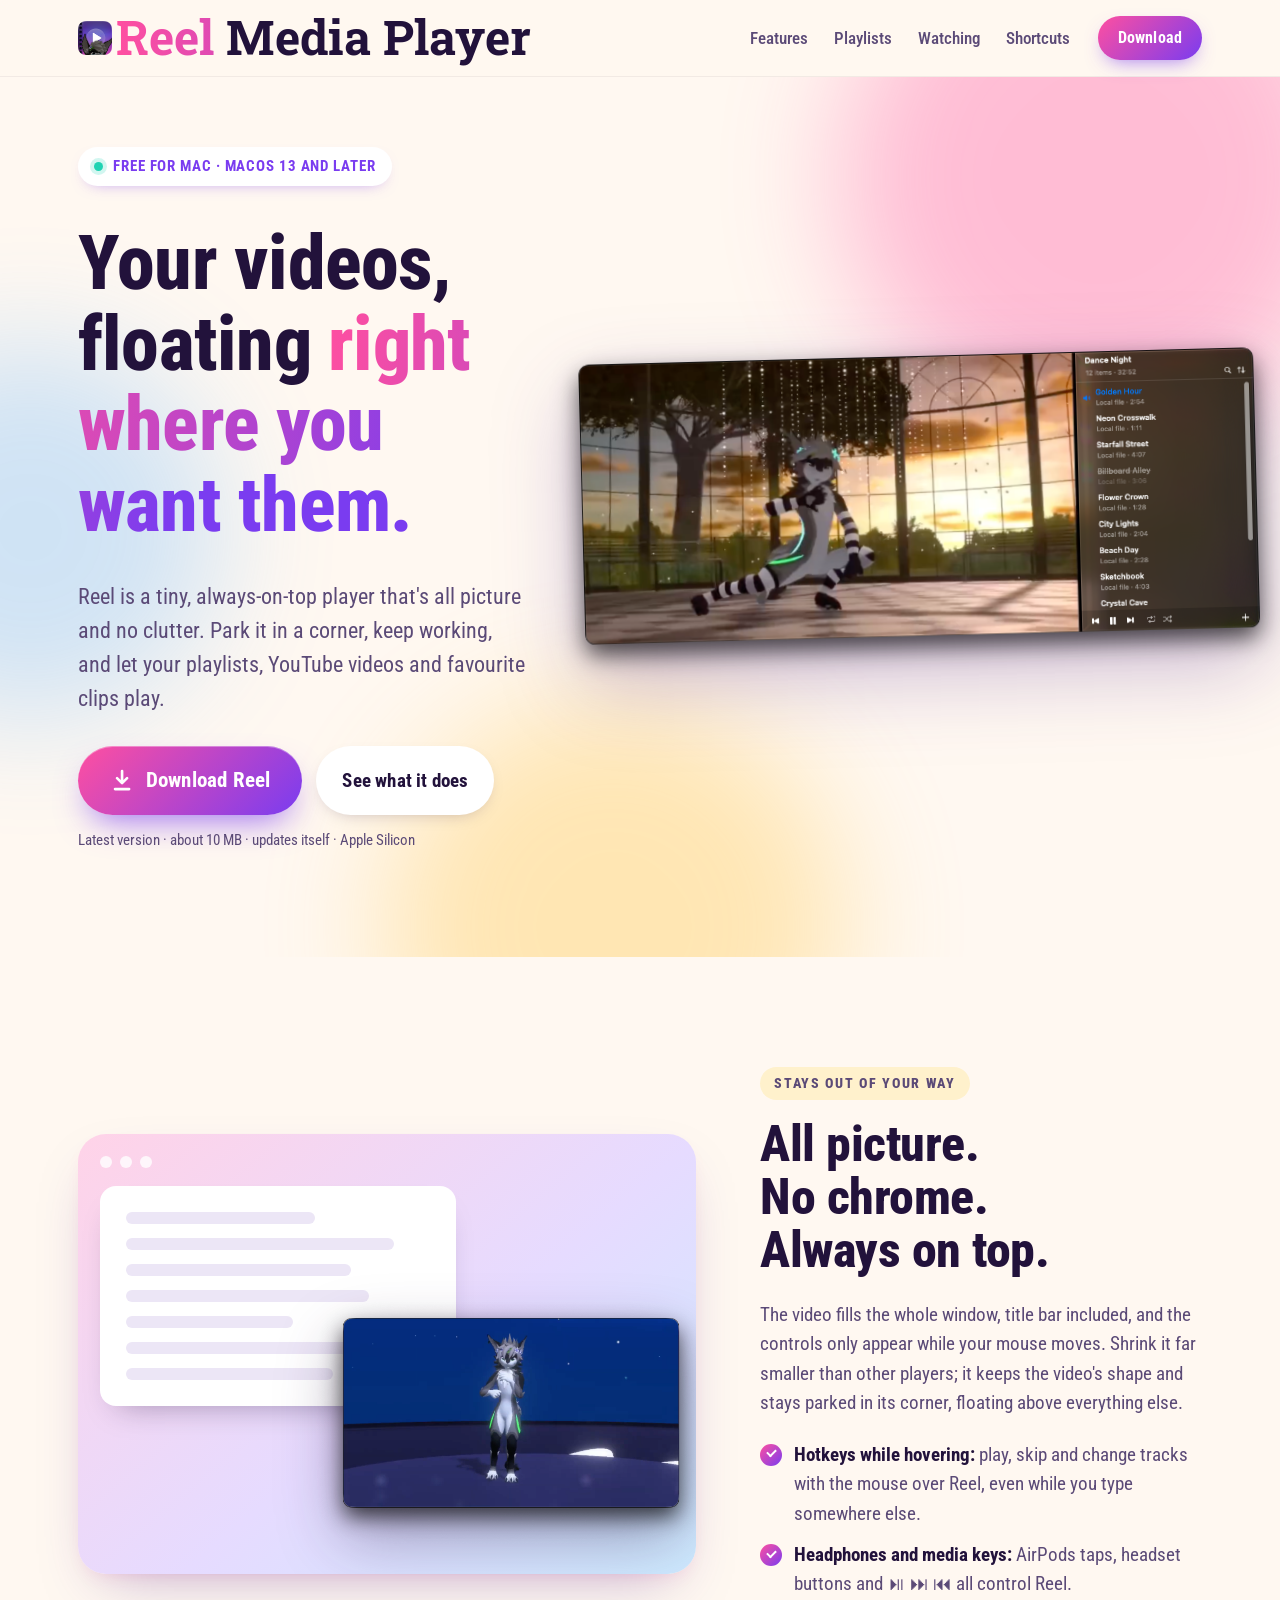
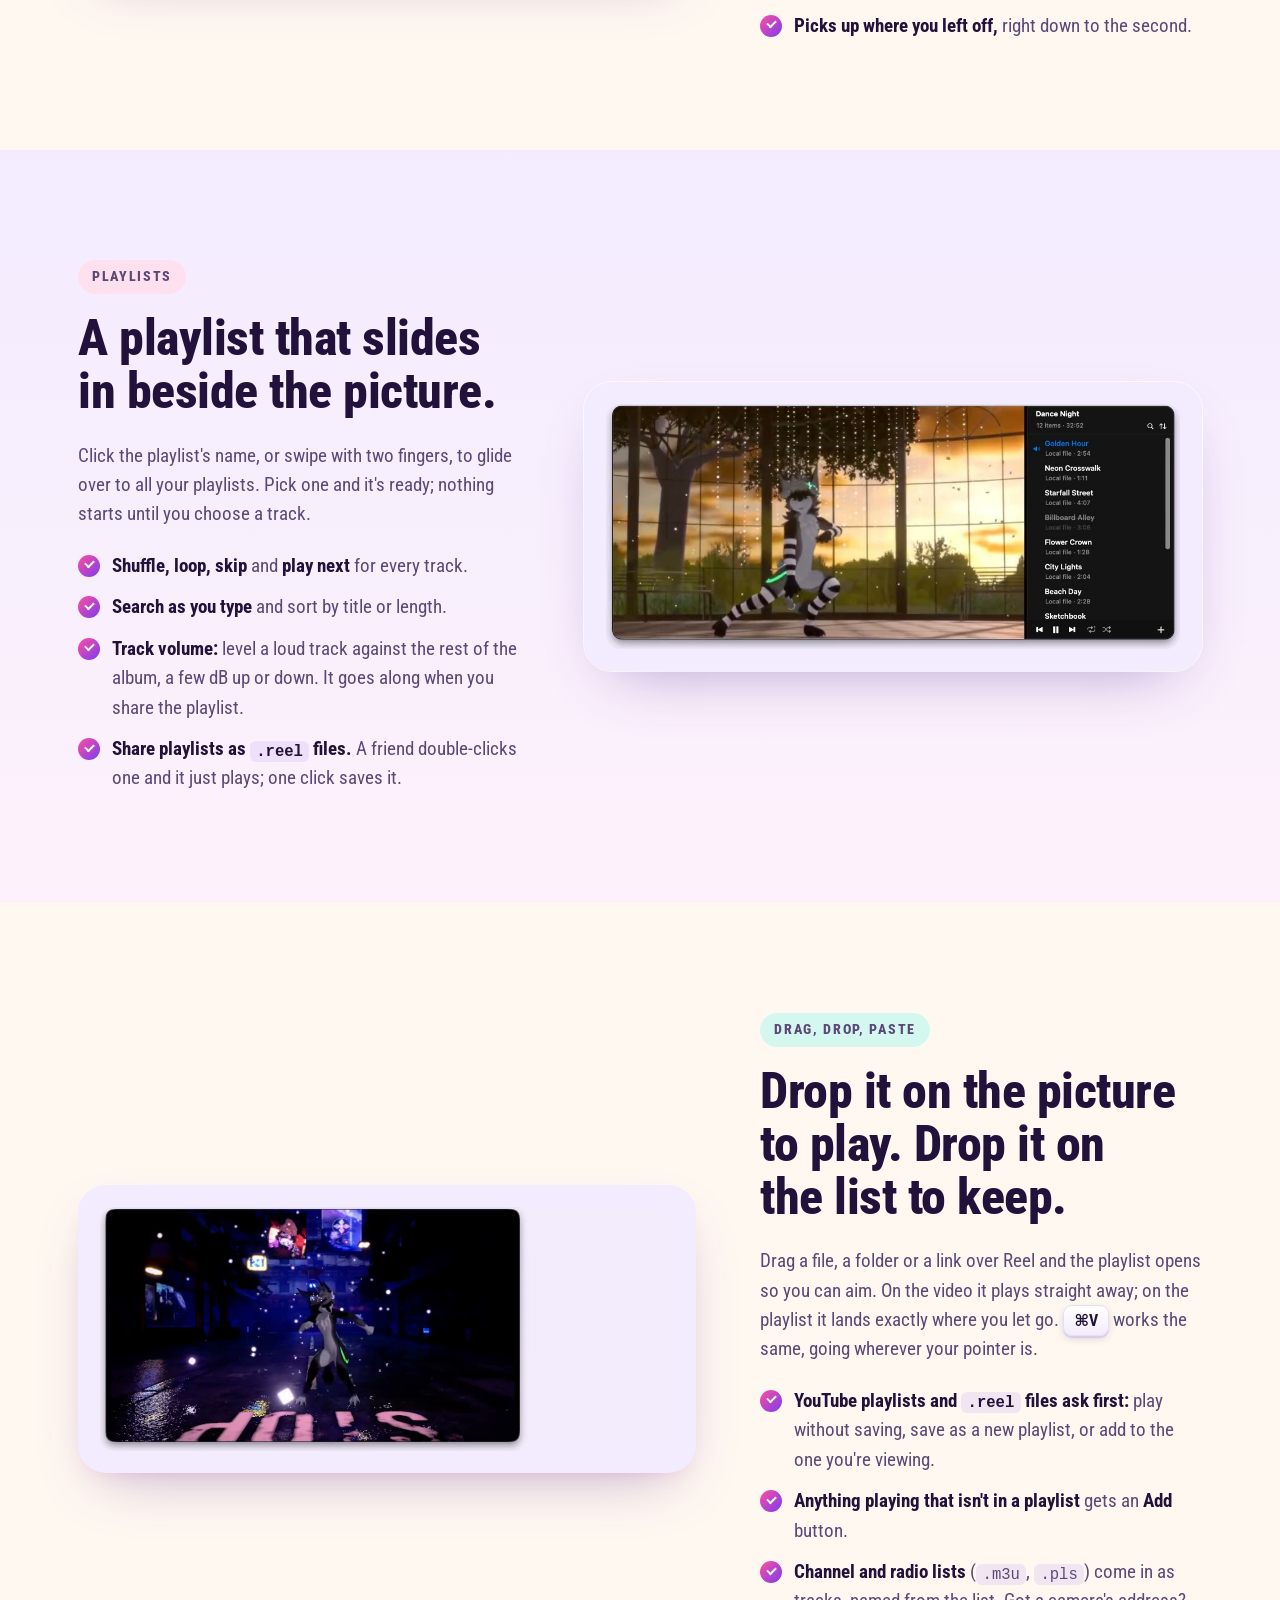
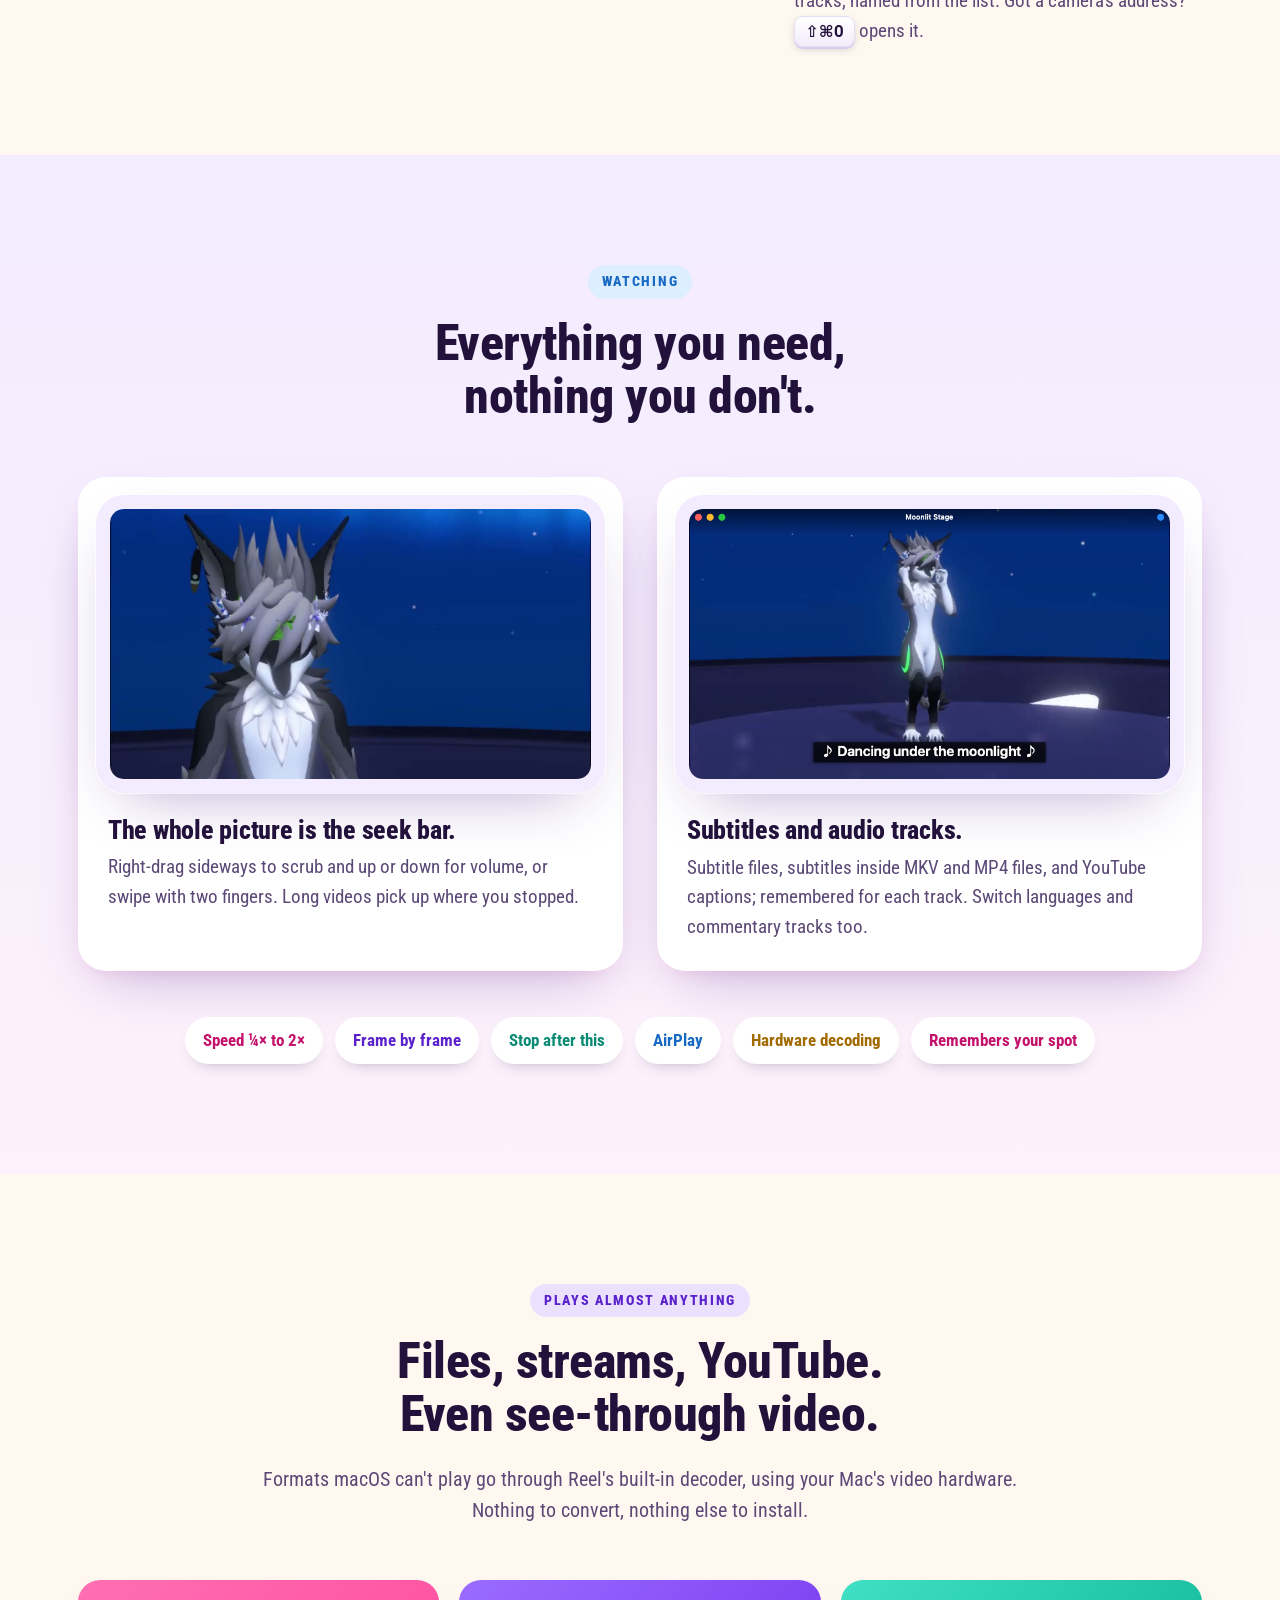
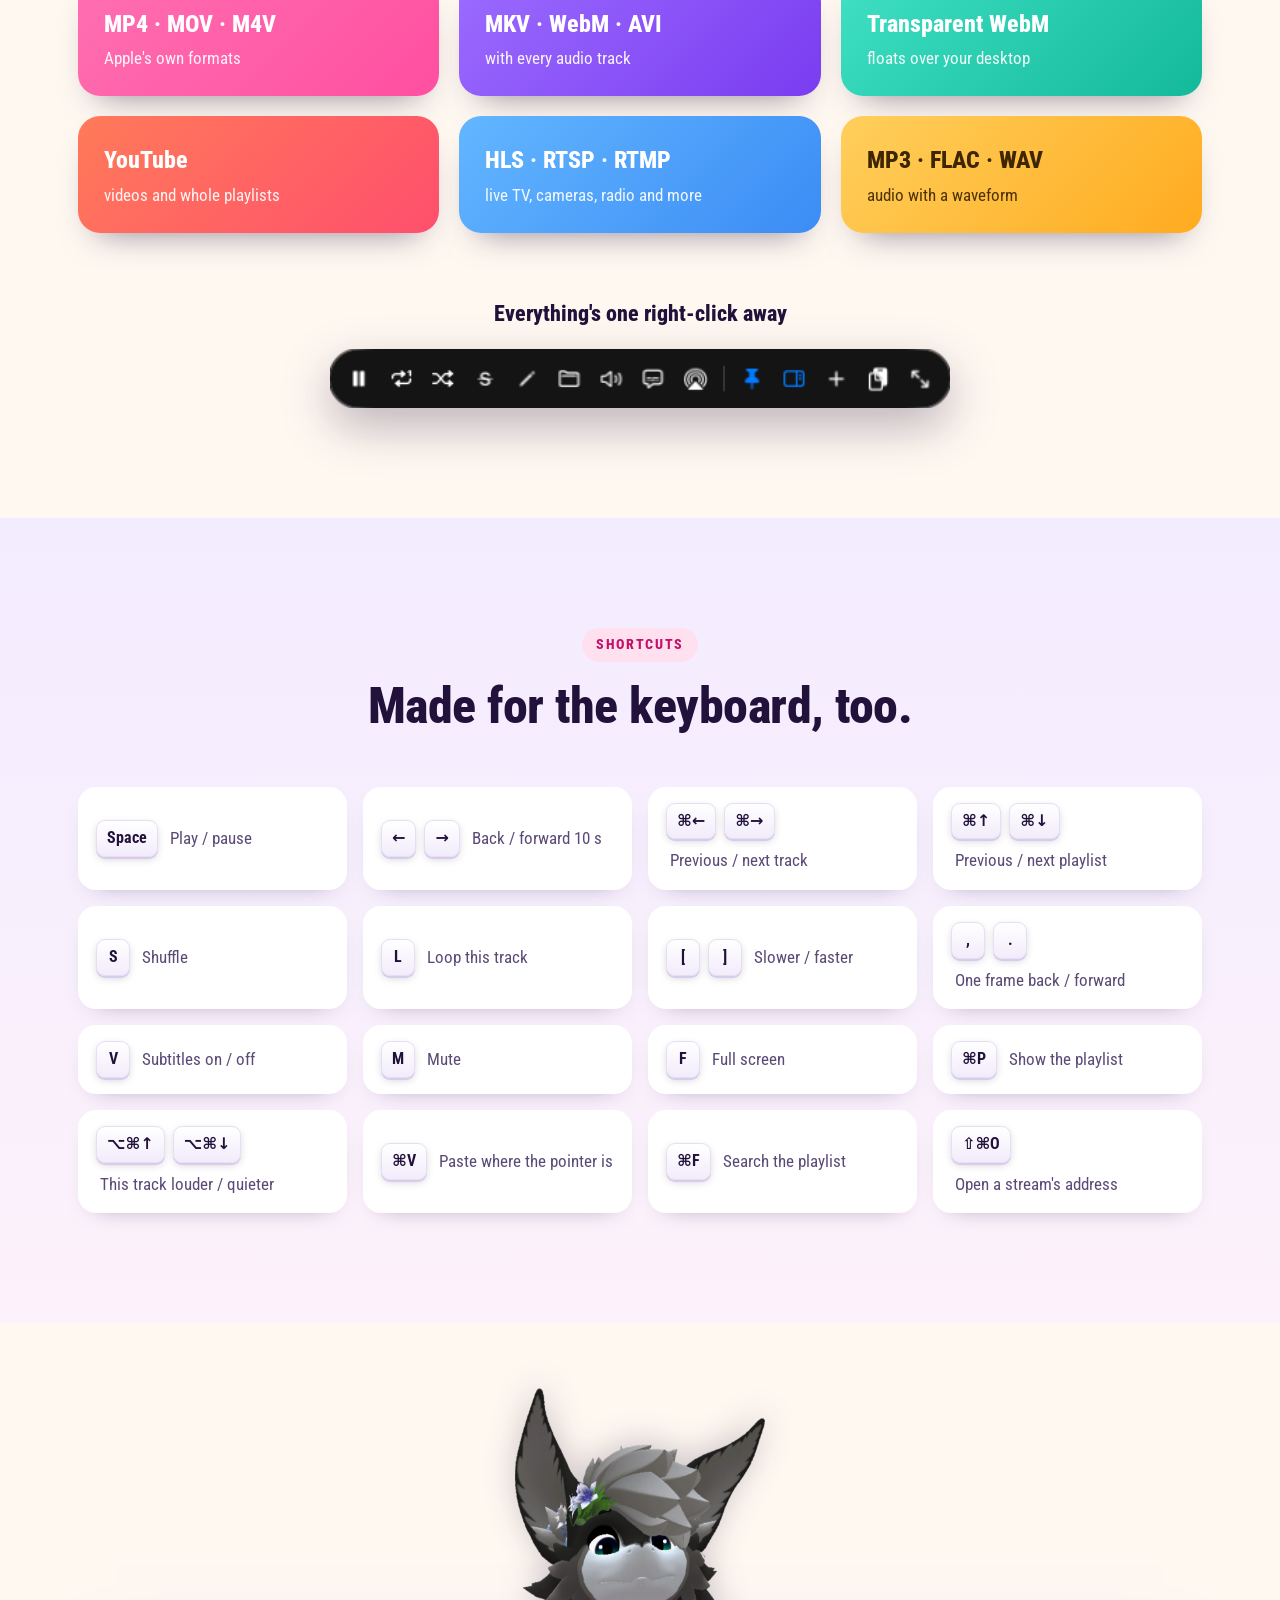
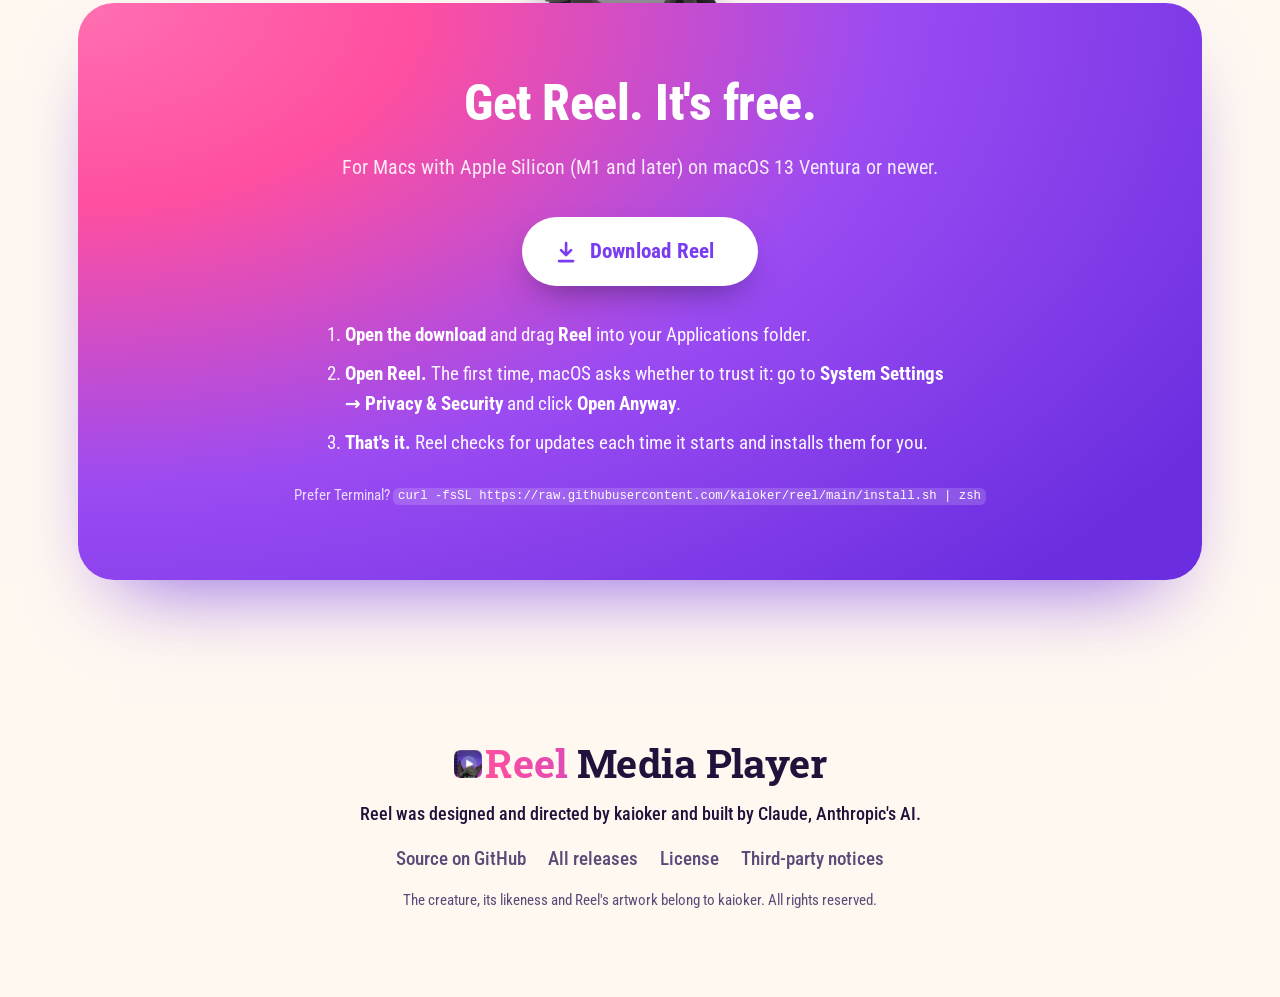
<file: docs/index.html>
<!doctype html>
<html lang="en">
<head>
  <meta charset="utf-8">
  <meta name="viewport" content="width=device-width, initial-scale=1">
  <title>Reel Media Player — a tiny, always-on-top video player for Mac</title>
  <meta name="description" content="Reel is a free, tiny, always-on-top video player for Mac: all picture, no clutter. Playlists, YouTube, live streams, subtitles, transparent video and more.">
  <meta name="theme-color" content="#7a3cf0">
  <meta property="og:type" content="website">
  <meta property="og:title" content="Reel Media Player">
  <meta property="og:description" content="A tiny, always-on-top video player for Mac. All picture, no clutter. Free.">
  <meta property="og:image" content="https://kaioker.github.io/reel/assets/og-card.png">
  <meta property="og:image:width" content="1200">
  <meta property="og:image:height" content="630">
  <meta property="og:url" content="https://kaioker.github.io/reel/">
  <meta name="twitter:card" content="summary_large_image">
  <link rel="icon" type="image/png" href="assets/favicon.png?v=b1a3c9af">
  <link rel="apple-touch-icon" href="assets/apple-touch-icon.png?v=94afc403">
  <link rel="preconnect" href="https://fonts.googleapis.com">
  <link rel="preconnect" href="https://fonts.gstatic.com" crossorigin>
  <link rel="stylesheet" href="https://fonts.googleapis.com/css2?family=Roboto+Condensed:wght@400;500;700;800&family=Roboto+Slab:wght@700&display=swap">
  <link rel="stylesheet" href="assets/site.css?v=7f4b4a6e">
</head>
<body>

<!-- The logo: icon on the left, "Reel Media Player" on the right. Drawn as SVG so the text's cap height and
     baseline land exactly on the icon's top and bottom edges (Roboto Slab cap height = 0.7109 em). -->
<svg width="0" height="0" style="position:absolute" aria-hidden="true">
  <defs>
    <linearGradient id="reel-ink" x1="0" y1="0" x2="1" y2="0">
      <stop offset="0" stop-color="#ff4fa0"/><stop offset="1" stop-color="#7a3cf0"/>
    </linearGradient>
    <symbol id="lockup" viewBox="0 0 1332 100" overflow="visible">
      <image href="assets/icon-body.png?v=f0e78934" x="0" y="0" width="100" height="100"/>
      <text x="112.15" y="100" font-family="'Roboto Slab', serif" font-weight="700" font-size="140.65"
            textLength="1220.59" lengthAdjust="spacingAndGlyphs"><tspan fill="url(#reel-ink)">Reel</tspan><tspan fill="currentColor"> Media Player</tspan></text>
    </symbol>
  </defs>
</svg>

<header class="nav">
  <div class="wrap nav-row">
    <a class="lockup" href="#top" aria-label="Reel Media Player — home"><svg role="img" aria-label="Reel Media Player"><use href="#lockup"/></svg></a>
    <nav class="links" aria-label="Sections">
      <a href="#features">Features</a>
      <a href="#playlists">Playlists</a>
      <a href="#watching">Watching</a>
      <a href="#shortcuts">Shortcuts</a>
    </nav>
    <a class="btn btn-small" href="#download">Download</a>
  </div>
</header>

<main id="top">

  <!-- Hero -->
  <section class="hero">
    <div class="blob b1"></div><div class="blob b2"></div><div class="blob b3"></div>
    <div class="wrap hero-grid">
      <div class="hero-copy">
        <p class="eyebrow"><span class="dot"></span> Free for Mac · macOS 13 and later</p>
        <h1>Your videos, floating <span class="hl">right where you want them.</span></h1>
        <p class="lede">Reel is a tiny, always-on-top player that's all picture and no clutter. Park it in a corner,
          keep working, and let your playlists, YouTube videos and favourite clips play.</p>
        <div class="cta">
          <a class="btn btn-big" href="https://github.com/kaioker/reel/releases/latest/download/Reel.zip">
            <svg class="i" viewBox="0 0 24 24" aria-hidden="true"><path d="M12 3v12m0 0-5-5m5 5 5-5M5 21h14" /></svg>
            Download Reel
          </a>
          <a class="btn btn-ghost" href="#features">See what it does</a>
        </div>
        <p class="fine"><span data-version>Latest version</span> · about 10 MB · updates itself · Apple Silicon</p>
      </div>
      <div class="hero-shot">
        <img src="assets/player-playlist.png?v=b25f0a6e" width="1232" height="576" alt="Reel playing a dance video with its playlist open beside it">
      </div>
    </div>
  </section>

  <!-- Small and on top -->
  <section id="features" class="band">
    <div class="wrap split">
      <div class="desk">
        <div class="desk-bar"><span></span><span></span><span></span></div>
        <div class="desk-doc">
          <i style="width:62%"></i><i style="width:88%"></i><i style="width:74%"></i><i style="width:80%"></i>
          <i style="width:55%"></i><i style="width:84%"></i><i style="width:68%"></i>
        </div>
        <img class="desk-player" src="assets/player-small.png?v=d43a3efc" width="732" height="461" alt="A small Reel window floating over other work">
      </div>
      <div class="copy">
        <p class="kicker k-sun">Stays out of your way</p>
        <h2>All picture. No chrome. Always on top.</h2>
        <p>The video fills the whole window, title bar included, and the controls only appear while your mouse moves.
          Shrink it far smaller than other players; it keeps the video's shape and stays parked in its corner,
          floating above everything else.</p>
        <ul class="ticks">
          <li><b>Hotkeys while hovering:</b> play, skip and change tracks with the mouse over Reel, even while you type somewhere else.</li>
          <li><b>Headphones and media keys:</b> AirPods taps, headset buttons and ⏯ ⏭ ⏮ all control Reel.</li>
          <li><b>Picks up where you left off,</b> right down to the second.</li>
        </ul>
      </div>
    </div>
  </section>

  <!-- Playlists -->
  <section id="playlists" class="band tint">
    <div class="wrap split flip">
      <figure class="stage">
        <video autoplay muted loop playsinline preload="metadata" poster="assets/slide-poster.jpg?v=36d7a98c" width="1022" height="436"
               aria-label="Clicking the playlist's name slides over to all playlists, then into another one">
          <source src="assets/slide.mp4?v=eaada829" type="video/mp4">
        </video>
      </figure>
      <div class="copy">
        <p class="kicker k-pink">Playlists</p>
        <h2>A playlist that slides in beside the picture.</h2>
        <p>Click the playlist's name, or swipe with two fingers, to glide over to all your playlists. Pick one and
          it's ready; nothing starts until you choose a track.</p>
        <ul class="ticks">
          <li><b>Shuffle, loop, skip</b> and <b>play next</b> for every track.</li>
          <li><b>Search as you type</b> and sort by title or length.</li>
          <li><b>Track volume:</b> level a loud track against the rest of the album, a few dB up or down. It goes along when you share the playlist.</li>
          <li><b>Share playlists as <code>.reel</code> files.</b> A friend double-clicks one and it just plays; one click saves it.</li>
        </ul>
      </div>
    </div>
  </section>

  <!-- Drop anything -->
  <section class="band">
    <div class="wrap split">
      <figure class="stage">
        <video autoplay muted loop playsinline preload="metadata" poster="assets/drop-poster.jpg?v=c06c46ab" width="1139" height="485"
               aria-label="Dragging a video over Reel opens the playlist, and it's added where it's dropped">
          <source src="assets/drop.mp4?v=411a990f" type="video/mp4">
        </video>
      </figure>
      <div class="copy">
        <p class="kicker k-mint">Drag, drop, paste</p>
        <h2>Drop it on the picture to play. Drop it on the list to keep.</h2>
        <p>Drag a file, a folder or a link over Reel and the playlist opens so you can aim. On the video it plays
          straight away; on the playlist it lands exactly where you let go. <kbd>⌘V</kbd> works the same, going
          wherever your pointer is.</p>
        <ul class="ticks">
          <li><b>YouTube playlists and <code>.reel</code> files ask first:</b> play without saving, save as a new playlist, or add to the one you're viewing.</li>
          <li><b>Anything playing that isn't in a playlist</b> gets an <b>Add</b> button.</li>
          <li><b>Channel and radio lists</b> (<code>.m3u</code>, <code>.pls</code>) come in as tracks, named from the list. Got a camera's address? <kbd>⇧⌘O</kbd> opens it.</li>
        </ul>
      </div>
    </div>
  </section>

  <!-- Watching -->
  <section id="watching" class="band tint">
    <div class="wrap">
      <div class="center-head">
        <p class="kicker k-sky">Watching</p>
        <h2>Everything you need, nothing you don't.</h2>
      </div>
      <div class="cards2">
        <article class="card">
          <figure class="stage tight">
            <video autoplay muted loop playsinline preload="metadata" poster="assets/scrub-poster.jpg?v=7621c1cf" width="820" height="462"
                   aria-label="Right-dragging across the video to seek">
              <source src="assets/scrub.mp4?v=cd7b8b9a" type="video/mp4">
            </video>
          </figure>
          <h3>The whole picture is the seek bar.</h3>
          <p>Right-drag sideways to scrub and up or down for volume, or swipe with two fingers. Long videos pick up where you stopped.</p>
        </article>
        <article class="card">
          <figure class="stage tight">
            <img src="assets/player-subtitles.png?v=87bcd24c" width="820" height="461" loading="lazy" alt="Reel showing a subtitle along the bottom of the video">
          </figure>
          <h3>Subtitles and audio tracks.</h3>
          <p>Subtitle files, subtitles inside MKV and MP4 files, and YouTube captions; remembered for each track. Switch languages and commentary tracks too.</p>
        </article>
      </div>
      <ul class="chips">
        <li class="c1">Speed ¼× to 2×</li><li class="c2">Frame by frame</li><li class="c3">Stop after this</li>
        <li class="c4">AirPlay</li><li class="c5">Hardware decoding</li><li class="c6">Remembers your spot</li>
      </ul>
    </div>
  </section>

  <!-- Formats -->
  <section class="band">
    <div class="wrap">
      <div class="center-head">
        <p class="kicker k-violet">Plays almost anything</p>
        <h2>Files, streams, YouTube. Even see-through video.</h2>
        <p class="sub">Formats macOS can't play go through Reel's built-in decoder, using your Mac's video hardware.
          Nothing to convert, nothing else to install.</p>
      </div>
      <div class="formats">
        <div class="fmt f1"><b>MP4 · MOV · M4V</b><span>Apple's own formats</span></div>
        <div class="fmt f2"><b>MKV · WebM · AVI</b><span>with every audio track</span></div>
        <div class="fmt f3"><b>Transparent WebM</b><span>floats over your desktop</span></div>
        <div class="fmt f4"><b>YouTube</b><span>videos and whole playlists</span></div>
        <div class="fmt f5"><b>HLS · RTSP · RTMP</b><span>live TV, cameras, radio and more</span></div>
        <div class="fmt f6"><b>MP3 · FLAC · WAV</b><span>audio with a waveform</span></div>
      </div>
      <div class="menus">
        <p class="menus-label">Everything's one right-click away</p>
        <img src="assets/menu-video.png?v=c7a618f9" width="443" height="42" loading="lazy" alt="Reel's right-click menu on the video: play, loop, shuffle, skip, rename, show in Finder, track volume, subtitles, AirPlay, then on top, playlist, add, paste and full screen">
      </div>
    </div>
  </section>

  <!-- Shortcuts -->
  <section id="shortcuts" class="band tint">
    <div class="wrap">
      <div class="center-head">
        <p class="kicker k-pink">Shortcuts</p>
        <h2>Made for the keyboard, too.</h2>
      </div>
      <div class="keys">
        <div><kbd>Space</kbd><span>Play / pause</span></div>
        <div><kbd>←</kbd><kbd>→</kbd><span>Back / forward 10 s</span></div>
        <div><kbd>⌘←</kbd><kbd>⌘→</kbd><span>Previous / next track</span></div>
        <div><kbd>⌘↑</kbd><kbd>⌘↓</kbd><span>Previous / next playlist</span></div>
        <div><kbd>S</kbd><span>Shuffle</span></div>
        <div><kbd>L</kbd><span>Loop this track</span></div>
        <div><kbd>[</kbd><kbd>]</kbd><span>Slower / faster</span></div>
        <div><kbd>,</kbd><kbd>.</kbd><span>One frame back / forward</span></div>
        <div><kbd>V</kbd><span>Subtitles on / off</span></div>
        <div><kbd>M</kbd><span>Mute</span></div>
        <div><kbd>F</kbd><span>Full screen</span></div>
        <div><kbd>⌘P</kbd><span>Show the playlist</span></div>
        <div><kbd>⌥⌘↑</kbd><kbd>⌥⌘↓</kbd><span>This track louder / quieter</span></div>
        <div><kbd>⌘V</kbd><span>Paste where the pointer is</span></div>
        <div><kbd>⌘F</kbd><span>Search the playlist</span></div>
        <div><kbd>⇧⌘O</kbd><span>Open a stream's address</span></div>
      </div>
    </div>
  </section>

  <!-- Download -->
  <section id="download" class="band">
    <div class="wrap">
      <div class="dl-wrap">
        <img class="peek" src="assets/creature-peek.png?v=0b2ab61d" width="766" height="900" alt="" aria-hidden="true">
        <div class="dl">
        <div class="dl-inner">
          <h2>Get Reel. It's free.</h2>
          <p class="sub">For Macs with Apple Silicon (M1 and later) on macOS 13 Ventura or newer.</p>
          <a class="btn btn-big btn-light" href="https://github.com/kaioker/reel/releases/latest/download/Reel.zip">
            <svg class="i" viewBox="0 0 24 24" aria-hidden="true"><path d="M12 3v12m0 0-5-5m5 5 5-5M5 21h14" /></svg>
            Download Reel <span class="ver" data-version-short></span>
          </a>
          <ol class="steps">
            <li><b>Open the download</b> and drag <b>Reel</b> into your Applications folder.</li>
            <li><b>Open Reel.</b> The first time, macOS asks whether to trust it: go to <b>System Settings → Privacy &amp; Security</b> and click <b>Open Anyway</b>.</li>
            <li><b>That's it.</b> Reel checks for updates each time it starts and installs them for you.</li>
          </ol>
          <p class="fine light">Prefer Terminal? <code>curl -fsSL https://raw.githubusercontent.com/kaioker/reel/main/install.sh | zsh</code></p>
        </div>
        </div>
      </div>
    </div>
  </section>

</main>

<footer class="foot">
  <div class="wrap foot-row">
    <a class="lockup small" href="#top" aria-label="Reel Media Player — back to top"><svg role="img" aria-label="Reel Media Player"><use href="#lockup"/></svg></a>
    <p class="credit">Reel was designed and directed by kaioker and built by Claude, Anthropic's AI.</p>
    <nav class="foot-links" aria-label="More">
      <a href="https://github.com/kaioker/reel">Source on GitHub</a>
      <a href="https://github.com/kaioker/reel/releases">All releases</a>
      <a href="https://github.com/kaioker/reel/blob/main/LICENSE">License</a>
      <a href="https://github.com/kaioker/reel/blob/main/THIRD_PARTY_NOTICES.md">Third-party notices</a>
    </nav>
    <p class="fine">The creature, its likeness and Reel's artwork belong to kaioker. All rights reserved.</p>
  </div>
</footer>

<script src="assets/site.js?v=672edf02" defer></script>
</body>
</html>
</file>
<file: docs/assets/site.css>
/* Reel Media Player — site styles. Roboto Slab for the logo, Roboto Condensed for everything else. */
:root {
  color-scheme: light;
  --cream: #fff8f1;
  --paper: #ffffff;
  --tint: #f3ecff;          /* also the backdrop baked into the animation clips */
  --ink: #22123b;
  --ink-soft: #5b4a77;
  --violet: #7a3cf0;
  --pink: #ff4fa0;
  --sun: #ffc542;
  --mint: #20d3b3;
  --sky: #45a6ff;
  --radius: 28px;
  --shadow: 0 24px 60px -24px rgba(74, 31, 140, .35), 0 8px 20px -12px rgba(255, 79, 160, .25);
  --wrap: 1180px;
}
* { box-sizing: border-box; }
html { scroll-behavior: smooth; }
body {
  margin: 0; background: var(--cream); color: var(--ink);
  font-family: "Roboto Condensed", system-ui, sans-serif; font-size: 19px; line-height: 1.55;
  -webkit-font-smoothing: antialiased; text-rendering: optimizeLegibility;
}
img, video { max-width: 100%; height: auto; display: block; }
a { color: var(--violet); }
code { overflow-wrap: anywhere; font-family: ui-monospace, SFMono-Regular, Menlo, monospace; font-size: .82em; background: rgba(122, 60, 240, .1); padding: .1em .4em; border-radius: 6px; }
.wrap { max-width: var(--wrap); margin: 0 auto; padding: 0 28px; }
h1, h2, h3 { font-weight: 800; letter-spacing: -.01em; line-height: 1.06; margin: 0 0 .45em; text-wrap: balance; }
.lede, .sub, .copy p { text-wrap: pretty; }
h1 { font-size: clamp(44px, 6vw, 76px); }
h2 { font-size: clamp(32px, 4vw, 50px); }
h3 { font-size: 26px; }
p { margin: 0 0 1em; }

/* Logo lockup (the SVG keeps the text's cap height and baseline on the icon's top and bottom edges) */
.lockup { display: inline-flex; color: var(--ink); line-height: 0; }
.lockup svg { overflow: visible; }          /* the "y" in Player hangs below the baseline (= the icon's bottom edge) */
.lockup svg { height: 34px; width: calc(34px * 13.32); }
.lockup.small svg { height: 28px; width: calc(28px * 13.32); }

/* Nav */
.nav { position: sticky; top: 0; z-index: 20; background: rgba(255, 248, 241, .82);
  backdrop-filter: saturate(1.6) blur(14px); -webkit-backdrop-filter: saturate(1.6) blur(14px);
  border-bottom: 1px solid rgba(34, 18, 59, .06); }
.nav-row { display: flex; align-items: center; gap: 28px; height: 76px; }
.links { display: flex; gap: 26px; margin-left: auto; font-weight: 500; font-size: 17px; }
.links a { color: var(--ink-soft); text-decoration: none; }
.links a:hover { color: var(--violet); }

/* Buttons */
.btn { display: inline-flex; align-items: center; gap: .55em; white-space: nowrap; border-radius: 999px; text-decoration: none;
  font-weight: 700; letter-spacing: .01em; transition: transform .18s ease, box-shadow .18s ease, background .18s; }
.btn .i { width: 1.15em; height: 1.15em; fill: none; stroke: currentColor; stroke-width: 2.6; stroke-linecap: round; stroke-linejoin: round; }
.btn-small { padding: 10px 20px; font-size: 16px; color: #fff; background: linear-gradient(135deg, var(--pink), var(--violet)); box-shadow: 0 8px 20px -8px rgba(122, 60, 240, .7); }
.btn-big { padding: 18px 32px; font-size: 21px; color: #fff; background: linear-gradient(135deg, var(--pink), var(--violet));
  box-shadow: 0 16px 34px -12px rgba(122, 60, 240, .75), inset 0 1px 0 rgba(255, 255, 255, .35); }
.btn-ghost { padding: 18px 26px; font-size: 19px; color: var(--ink); background: var(--paper); box-shadow: 0 6px 18px -10px rgba(34, 18, 59, .35); }
.btn-light { color: var(--violet); background: #fff; box-shadow: 0 16px 34px -14px rgba(34, 18, 59, .55); }
.btn:hover { transform: translateY(-2px); }
.btn:active { transform: translateY(0); }
.btn:focus-visible, a:focus-visible { outline: 3px solid var(--sun); outline-offset: 3px; }

/* Hero */
.hero { position: relative; overflow: hidden; padding: 70px 0 90px; }
.hero-grid { position: relative; display: grid; grid-template-columns: minmax(0, 5fr) minmax(0, 7fr); gap: 48px; align-items: center; }
.eyebrow { display: inline-flex; align-items: center; gap: 10px; font-weight: 700; font-size: 15px; letter-spacing: .06em; text-transform: uppercase;
  color: var(--violet); background: #fff; padding: 8px 16px; border-radius: 999px; box-shadow: 0 6px 16px -10px rgba(122, 60, 240, .6); }
.eyebrow .dot { width: 9px; height: 9px; border-radius: 50%; background: var(--mint); box-shadow: 0 0 0 4px rgba(32, 211, 179, .2); }
.hero h1 { margin-top: 22px; }
.hl { background: linear-gradient(100deg, var(--pink), var(--violet) 70%); -webkit-background-clip: text; background-clip: text; color: transparent; }
.lede { font-size: 22px; color: var(--ink-soft); max-width: 34em; }
.cta { display: flex; flex-wrap: wrap; gap: 14px; margin: 30px 0 14px; }
.fine { font-size: 15px; color: var(--ink-soft); }
.hero-shot { position: relative; }
.hero-shot img { width: 118%; max-width: none; margin-left: -4%; filter: drop-shadow(0 30px 40px rgba(74, 31, 140, .28)); transform: rotate(-1.5deg); }
.blob { position: absolute; border-radius: 50%; filter: blur(60px); opacity: .55; }
.b1 { width: 520px; height: 520px; background: var(--pink); top: -160px; right: -80px; opacity: .35; }
.b2 { width: 460px; height: 460px; background: var(--sun); bottom: -200px; left: 30%; opacity: .35; }
.b3 { width: 380px; height: 380px; background: var(--sky); top: 30%; left: -160px; opacity: .25; }

/* Bands and split rows */
.band { padding: 110px 0; }
.tint { background: linear-gradient(180deg, var(--tint), #fdf2fb); }
.split { display: grid; grid-template-columns: minmax(0, 7fr) minmax(0, 5fr); gap: 64px; align-items: center; }
.split.flip { grid-template-columns: minmax(0, 5fr) minmax(0, 7fr); }
.split.flip .stage { order: 2; }
.copy p, .copy li { color: var(--ink-soft); }
.kicker { display: inline-block; font-weight: 800; font-size: 14px; letter-spacing: .12em; text-transform: uppercase; padding: 6px 14px; border-radius: 999px; margin-bottom: 18px; }
.k-sun { background: #fff1cc; color: #a26b00; }
.k-pink { background: #ffe0ef; color: #c4126b; }
.k-mint { background: #d4f8f0; color: #0b8a73; }
.k-sky { background: #ddeeff; color: #1769c4; }
.k-violet { background: #ebe1ff; color: #5a21cc; }
.ticks { list-style: none; padding: 0; margin: 22px 0 0; display: grid; gap: 12px; }
.ticks li { position: relative; padding-left: 34px; }
.ticks li::before { content: ""; position: absolute; left: 0; top: .22em; width: 22px; height: 22px; border-radius: 50%;
  background: linear-gradient(135deg, var(--pink), var(--violet)) center/100% no-repeat; }
.ticks li::after { content: ""; position: absolute; left: 7px; top: .5em; width: 7px; height: 4px; border: solid #fff; border-width: 0 0 2.5px 2.5px; transform: rotate(-45deg); }
.ticks b { color: var(--ink); }

/* Media stages: the clips carry the --tint backdrop, so they sit flush */
.stage { margin: 0; background: var(--tint); border-radius: var(--radius); padding: 22px; box-shadow: var(--shadow); }
.stage video, .stage img { border-radius: 14px; width: 100%; }
.tint .stage { background: var(--tint); box-shadow: 0 24px 60px -30px rgba(74, 31, 140, .45); outline: 1px solid rgba(255, 255, 255, .7); }
.stage.tight { padding: 14px; }

/* "Desk" mock behind the small player */
.desk { position: relative; border-radius: var(--radius); padding: 22px; min-height: 440px;
  background: linear-gradient(140deg, #ffd3e8, #e6dbff 55%, #cdeaff); box-shadow: var(--shadow); overflow: hidden; }
.desk-bar { display: flex; gap: 8px; margin-bottom: 18px; }
.desk-bar span { width: 12px; height: 12px; border-radius: 50%; background: rgba(255, 255, 255, .8); }
.desk-doc { width: 62%; background: #fff; border-radius: 16px; padding: 26px; box-shadow: 0 16px 30px -18px rgba(34, 18, 59, .4); display: grid; gap: 14px; }
.desk-doc i { display: block; height: 12px; border-radius: 6px; background: #ece6f6; }
.desk-player { position: absolute; right: -2%; bottom: 6%; width: 64%; filter: drop-shadow(0 22px 30px rgba(34, 18, 59, .35)); animation: float 6s ease-in-out infinite; }
@keyframes float { 50% { transform: translateY(-10px); } }

/* Centered headings */
.center-head { text-align: center; max-width: 760px; margin: 0 auto 54px; }
.sub { color: var(--ink-soft); font-size: 20px; }

/* Two cards */
.cards2 { display: grid; grid-template-columns: 1fr 1fr; gap: 34px; }
.card { background: var(--paper); border-radius: var(--radius); padding: 18px 18px 30px; box-shadow: var(--shadow); }
.card h3 { margin: 24px 12px 8px; }
.card p { margin: 0 12px; color: var(--ink-soft); }
.chips { list-style: none; display: flex; flex-wrap: wrap; justify-content: center; gap: 12px; padding: 0; margin: 46px 0 0; }
.chips li { font-weight: 700; font-size: 17px; padding: 10px 18px; border-radius: 999px; background: #fff; box-shadow: 0 8px 18px -12px rgba(34, 18, 59, .45); }
.chips .c1 { color: #c4126b; } .chips .c2 { color: #5a21cc; } .chips .c3 { color: #0b8a73; }
.chips .c4 { color: #1769c4; } .chips .c5 { color: #a26b00; } .chips .c6 { color: #c4126b; }

/* Formats */
.formats { display: grid; grid-template-columns: repeat(3, 1fr); gap: 20px; }
.fmt { border-radius: 22px; padding: 26px 26px 24px; color: #fff; box-shadow: 0 18px 34px -20px rgba(34, 18, 59, .55); transition: transform .2s; }
.fmt:hover { transform: translateY(-4px) rotate(-.5deg); }
.fmt b { display: block; font-size: 24px; font-weight: 800; }
.fmt span { opacity: .92; font-size: 17px; }
.f1 { background: linear-gradient(135deg, #ff6fb1, #ff4fa0); }
.f2 { background: linear-gradient(135deg, #9b6bff, #7a3cf0); }
.f3 { background: linear-gradient(135deg, #3fe0c3, #14b89b); }
.f4 { background: linear-gradient(135deg, #ff7a59, #ff4f6d); }
.f5 { background: linear-gradient(135deg, #63b6ff, #3b8cf5); }
.f6 { background: linear-gradient(135deg, #ffcf5c, #ffab1f); color: #3d2600; }
.menus { margin-top: 64px; text-align: center; }
.menus-label { font-weight: 800; font-size: 22px; margin-bottom: 18px; }
.menus img { margin: 0 auto; width: min(100%, 620px); filter: drop-shadow(0 18px 24px rgba(34, 18, 59, .3)); }

/* Shortcuts */
.keys { display: grid; grid-template-columns: repeat(4, 1fr); gap: 16px; }
.keys div { display: flex; align-items: center; gap: 8px; flex-wrap: wrap; background: #fff; border-radius: 18px; padding: 16px 18px; box-shadow: 0 10px 24px -18px rgba(34, 18, 59, .5); }
.keys span { color: var(--ink-soft); font-size: 17px; margin-left: 4px; }
kbd { font-family: "Roboto Condensed", system-ui, sans-serif; font-weight: 700; font-size: 16px; min-width: 34px; text-align: center;
  padding: 5px 10px; border-radius: 9px; background: linear-gradient(#fff, #f2ecfb); color: var(--ink);
  box-shadow: 0 2px 0 #d7cdea, 0 3px 8px -2px rgba(34, 18, 59, .25); border: 1px solid #e6def3; }

/* Download */
.dl-wrap { position: relative; margin-top: 170px; }
.dl { position: relative; z-index: 1; border-radius: 36px; padding: 74px 40px 58px; text-align: center; color: #fff;
  background: radial-gradient(120% 140% at 0% 0%, #ff6fb1 0%, #ff4fa0 25%, #9b4bf2 60%, #6a2ee0 100%); box-shadow: 0 40px 80px -40px rgba(106, 46, 224, .8); }
/* the creature stands behind the card and peeks over its top edge */
.peek { position: absolute; z-index: 0; left: 50%; top: 0; width: 250px; transform: translate(-50%, -73%); pointer-events: none;
  filter: drop-shadow(0 -4px 16px rgba(34, 18, 59, .22)); }
.dl h2 { color: #fff; }
.dl .sub { color: rgba(255, 255, 255, .88); }
.dl .btn-big { margin: 14px 0 34px; }
.ver { font-weight: 500; opacity: .7; font-size: .8em; }
.steps { text-align: left; max-width: 640px; margin: 0 auto 26px; padding-left: 1.3em; display: grid; gap: 10px; color: rgba(255, 255, 255, .95); }
.steps b { color: #fff; }
.fine.light { color: rgba(255, 255, 255, .8); }
.fine.light code { background: rgba(255, 255, 255, .16); color: #fff; }

/* Footer */
.foot { padding: 60px 0 70px; }
.foot-row { display: grid; gap: 16px; justify-items: center; text-align: center; }
.credit { font-size: 18px; font-weight: 500; margin: 6px 0 0; }
.foot-links { display: flex; flex-wrap: wrap; gap: 22px; justify-content: center; }
.foot-links a { color: var(--ink-soft); text-decoration: none; font-weight: 500; }
.foot-links a:hover { color: var(--violet); }

/* Smaller screens */
@media (max-width: 980px) {
  .hero-grid, .split, .split.flip, .cards2 { grid-template-columns: 1fr; }
  .split.flip .stage { order: 0; }
  .hero-shot img { width: 100%; margin: 0; }
  .formats { grid-template-columns: 1fr 1fr; }
  .keys { grid-template-columns: 1fr 1fr; }
  .links { display: none; }
  .nav-row { justify-content: space-between; }
  .band { padding: 80px 0; }
}
@media (max-width: 560px) {
  body { font-size: 18px; }
  .wrap { padding: 0 16px; }
  .lockup svg { height: 22px; width: calc(22px * 13.32); }
  .lockup.small svg { height: 22px; width: calc(22px * 13.32); }
  .btn-big { padding: 16px 26px; font-size: 19px; }
  .ver { display: none; }
  .formats, .keys { grid-template-columns: 1fr; }
  .desk { min-height: 300px; }
  .desk-player { width: 78%; }
  .dl { padding: 64px 20px 44px; }
  .peek { width: 180px; }
  .dl-wrap { margin-top: 130px; }
}
@media (max-width: 420px) {
  .nav .btn-small { display: none; }        /* the hero's big Download button is right below */
  .nav-row { justify-content: center; height: 64px; }
}
@media (prefers-reduced-motion: reduce) {
  html { scroll-behavior: auto; }
  .desk-player { animation: none; }
  .btn, .fmt { transition: none; }
}
</file>
